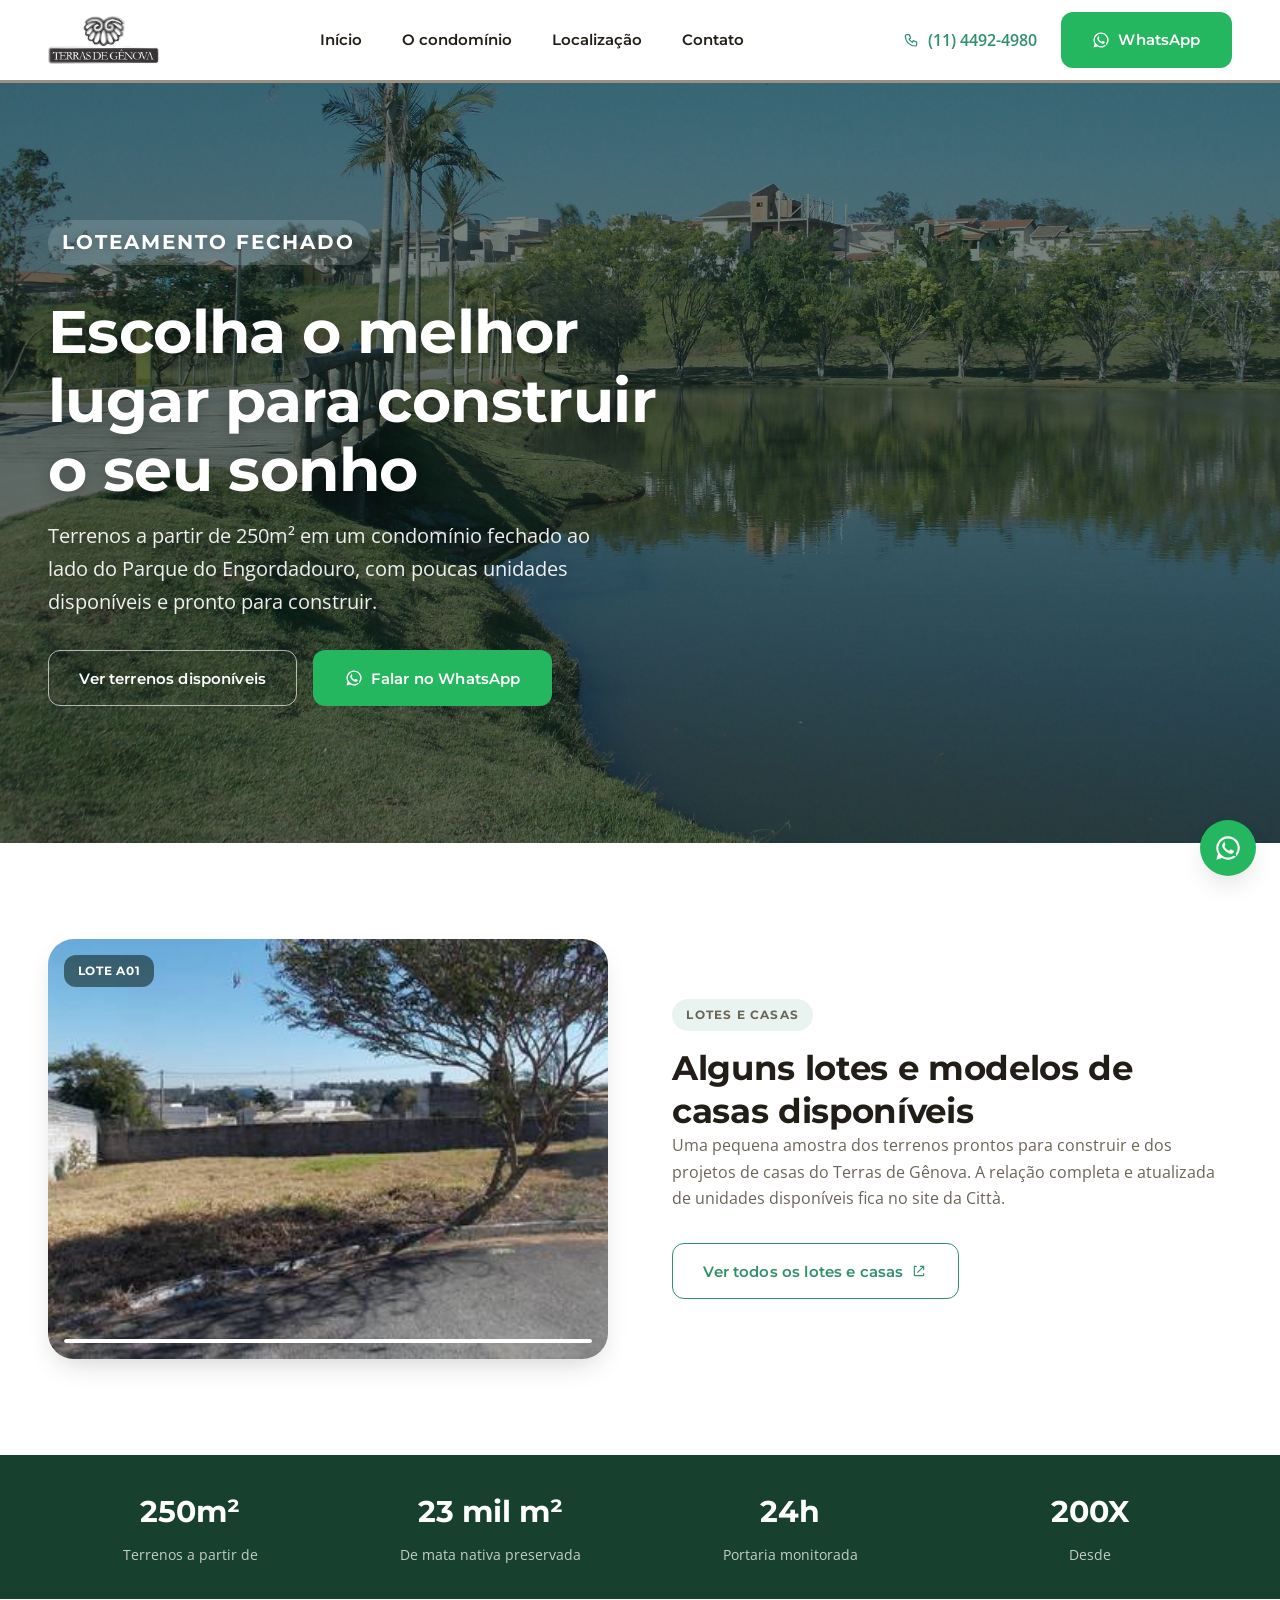
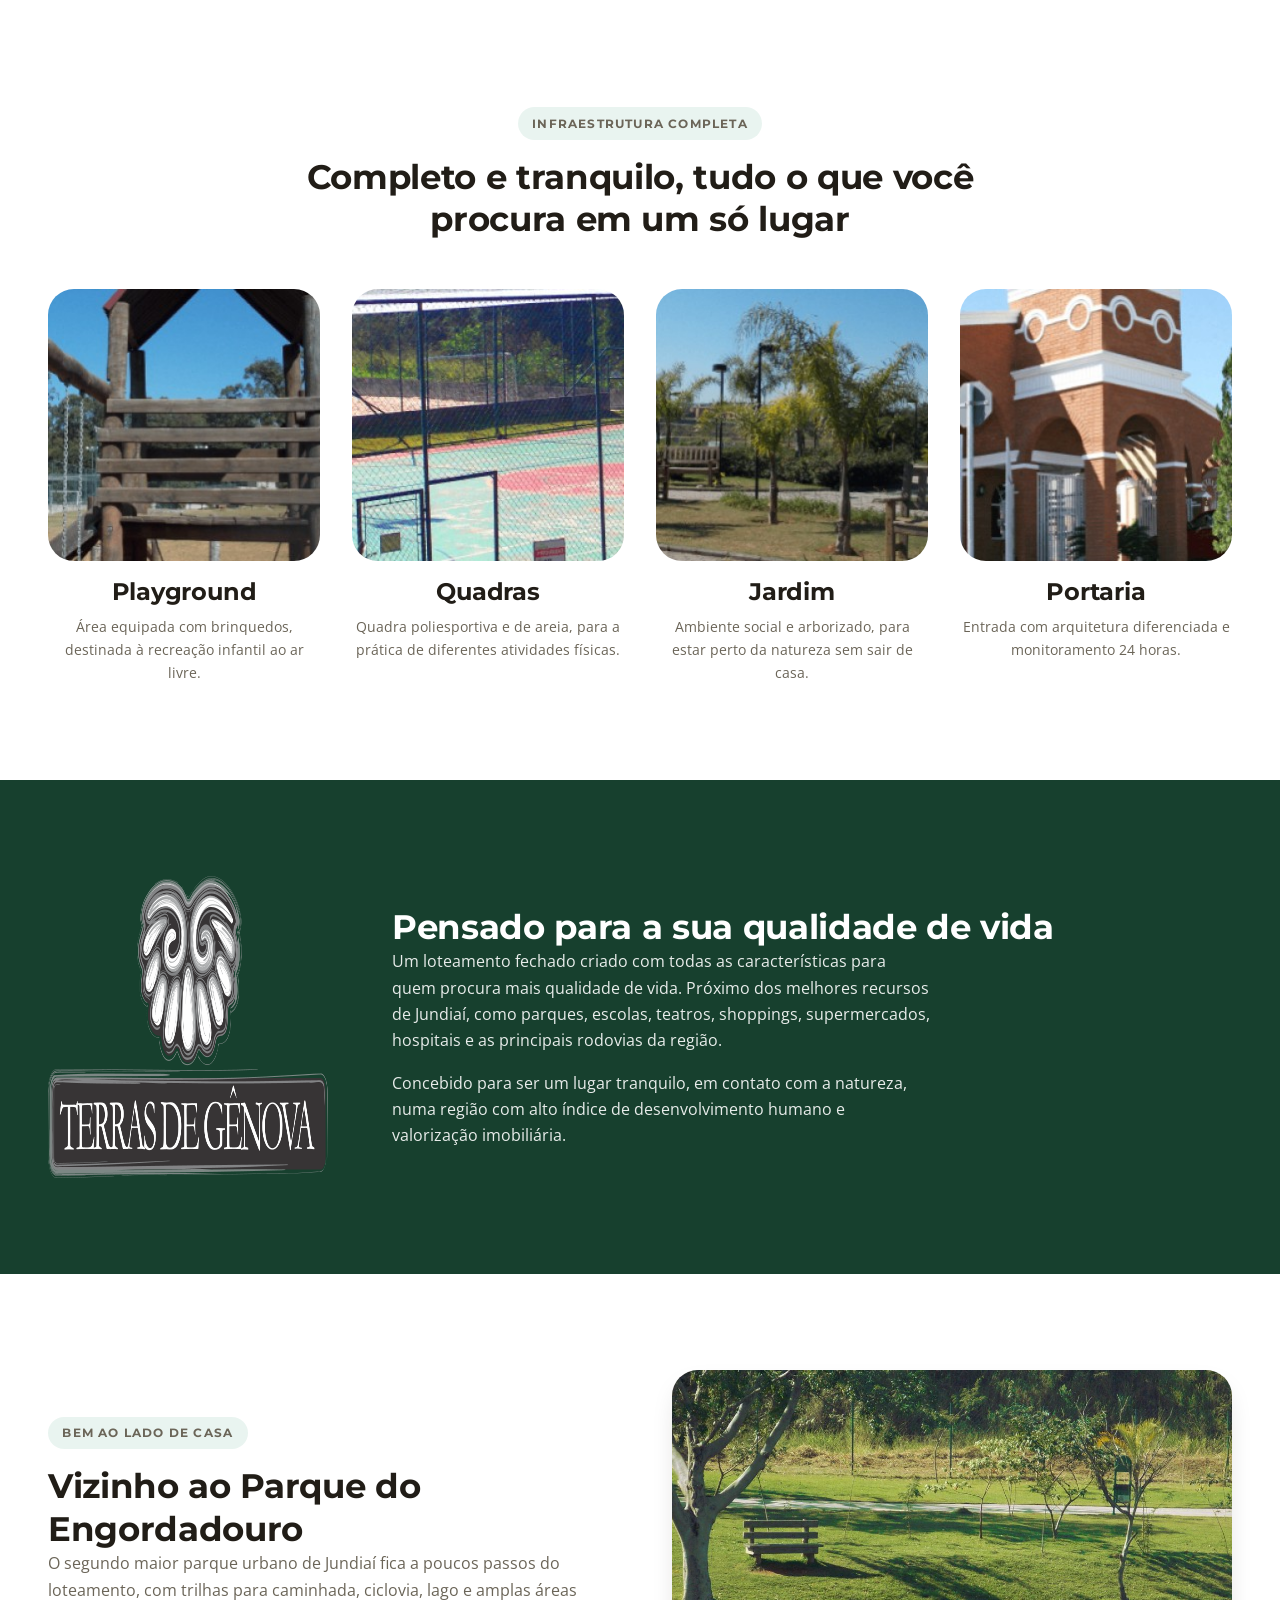
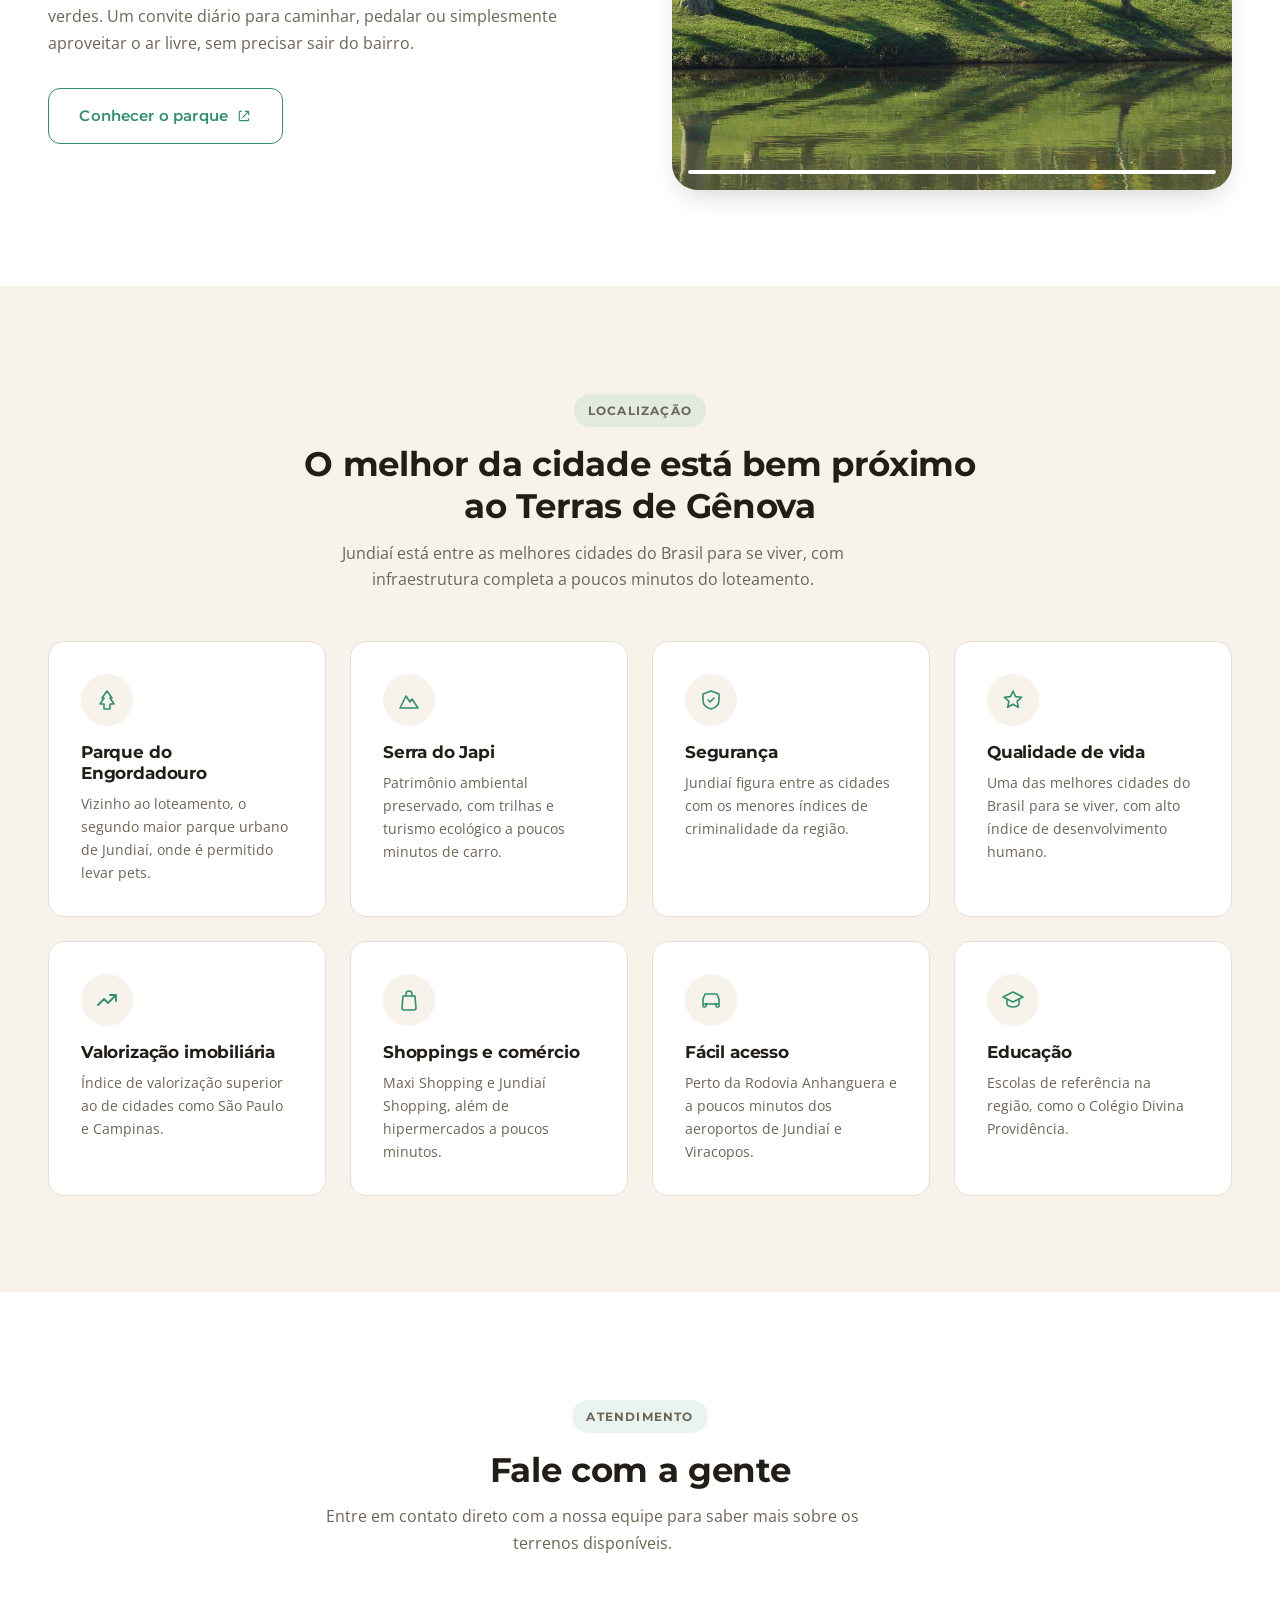
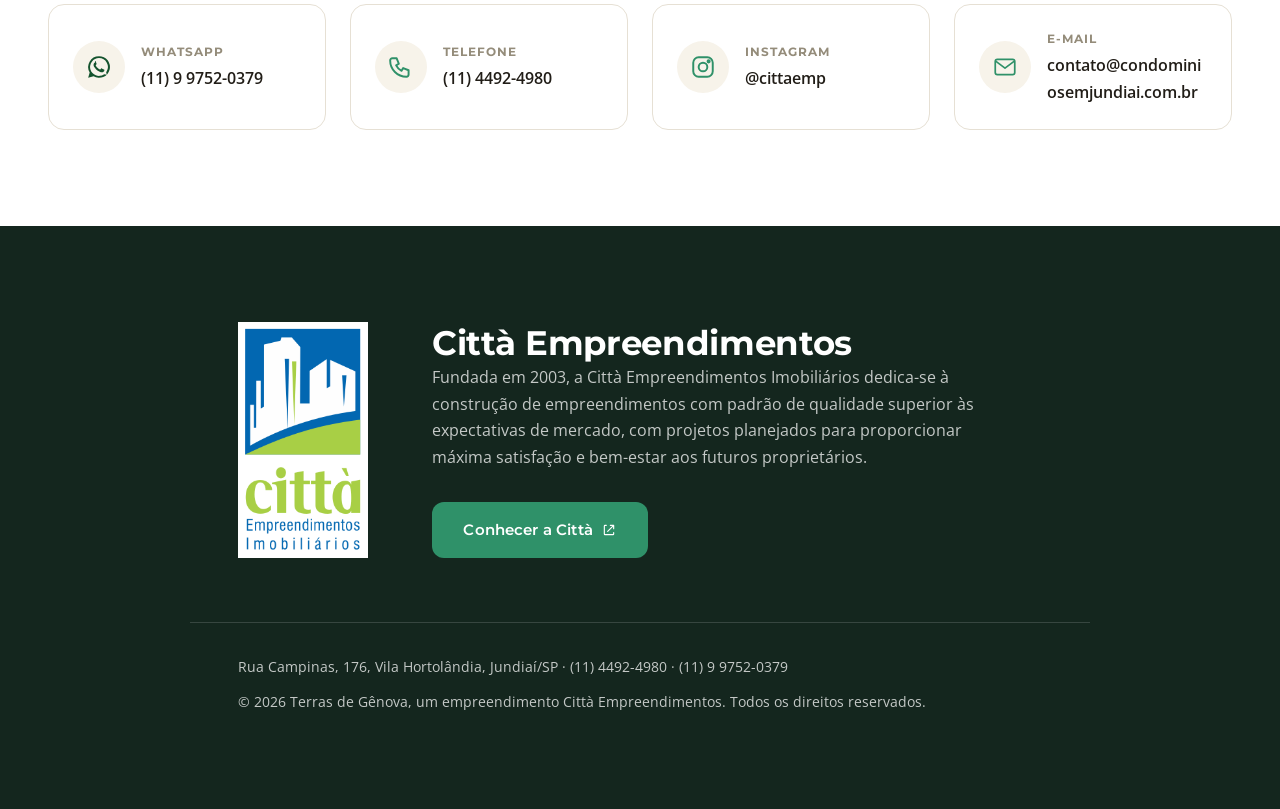
<file: index.html>
<!DOCTYPE html>
<html lang="pt-BR">
<head>
<meta charset="UTF-8">
<meta name="viewport" content="width=device-width, initial-scale=1.0">
<title>Terras de Gênova | Loteamento Fechado em Jundiaí/SP</title>
<meta name="description" content="Terras de Gênova: loteamento fechado em Jundiaí/SP, com terrenos a partir de 250m², ao lado do Parque do Engordadouro. Empreendimento Città Empreendimentos Imobiliários.">
<link rel="canonical" href="https://www.terrasdegenova.com.br/">
<meta property="og:type" content="website">
<meta property="og:title" content="Terras de Gênova | Loteamento Fechado em Jundiaí/SP">
<meta property="og:description" content="Terrenos a partir de 250m² em loteamento fechado ao lado do Parque do Engordadouro, em Jundiaí/SP.">
<meta property="og:url" content="https://www.terrasdegenova.com.br/">
<meta property="og:image" content="https://www.terrasdegenova.com.br/img/hero-parque.jpg">
<meta property="og:locale" content="pt_BR">
<meta property="og:site_name" content="Terras de Gênova">
<meta name="twitter:card" content="summary_large_image">
<meta name="theme-color" content="#03538f">
<link rel="icon" href="/img/favicon-32.png" type="image/png" sizes="32x32">
<link rel="apple-touch-icon" href="/img/favicon-180.png">
<link rel="preload" as="image" href="/img/hero-parque.jpg" imagesrcset="/img/hero-parque-mobile.jpg 960w, /img/hero-parque.jpg 1920w" imagesizes="100vw" fetchpriority="high">
<link rel="preconnect" href="https://fonts.googleapis.com">
<link rel="preconnect" href="https://fonts.gstatic.com" crossorigin>
<link href="https://fonts.googleapis.com/css2?family=Montserrat:wght@600;700;800&family=Open+Sans:wght@400;600;700&display=swap" rel="stylesheet">
<link rel="stylesheet" href="/css/tokens.css">
<link rel="stylesheet" href="/css/reset.css">
<link rel="stylesheet" href="/css/style.css">
<script type="application/ld+json">
{"@context":"https://schema.org","@type":"RealEstateAgent","name":"Terras de Gênova","url":"https://www.terrasdegenova.com.br/","telephone":"+55-11-4492-4980","parentOrganization":{"@type":"Organization","name":"Città Empreendimentos Imobiliários","url":"https://condominiosemjundiai.com.br/"},"address":{"@type":"PostalAddress","streetAddress":"Rua Campinas, 176, Vila Hortolândia","addressLocality":"Jundiaí","addressRegion":"SP","addressCountry":"BR"}}
</script>
</head>
<body>
<a class="skip-link" href="#main">Pular para o conteúdo</a>

<header class="site-header" id="site-header">
  <div class="container site-header__inner">
    <a href="#topo" class="site-header__logo" aria-label="Terras de Gênova, página inicial">
      <img src="/img/logo.png" alt="Terras de Gênova" width="700" height="302">
    </a>

    <nav class="main-nav" aria-label="Navegação principal">
      <ul class="main-nav__list">
        <li><a href="#topo">Início</a></li>
        <li><a href="#condominio">O condomínio</a></li>
        <li><a href="#localizacao">Localização</a></li>
        <li><a href="#contato">Contato</a></li>
      </ul>
    </nav>

    <div class="site-header__actions">
      <a href="tel:01144924980" class="site-header__phone">
        <svg class="icon" width="16" height="16" aria-hidden="true"><use href="/img/icons.svg#phone"></use></svg>
        (11) 4492-4980
      </a>
      <a href="https://wa.me/5511997520379" class="btn btn--whatsapp site-header__whatsapp" target="_blank" rel="noopener noreferrer" aria-label="Falar no WhatsApp">
        <svg class="icon" width="18" height="18" aria-hidden="true"><use href="/img/icons.svg#whatsapp"></use></svg>
        <span class="site-header__whatsapp-label">WhatsApp</span>
      </a>
      <button type="button" class="nav-toggle" data-menu-open aria-label="Abrir menu" aria-expanded="false">
        <svg class="icon" aria-hidden="true"><use href="/img/icons.svg#menu"></use></svg>
      </button>
    </div>
  </div>
</header>

<div class="mobile-menu-backdrop" data-menu-backdrop></div>
<div class="mobile-menu" data-mobile-menu>
  <div class="mobile-menu__top">
    <img src="/img/logo.png" alt="Terras de Gênova" width="140" height="60">
    <button type="button" class="mobile-menu__close" data-menu-close aria-label="Fechar menu">
      <svg class="icon" aria-hidden="true"><use href="/img/icons.svg#close"></use></svg>
    </button>
  </div>
  <ul class="mobile-menu__list" data-menu-close>
    <li><a href="#topo">Início</a></li>
    <li><a href="#condominio">O condomínio</a></li>
    <li><a href="#localizacao">Localização</a></li>
    <li><a href="#contato">Contato</a></li>
  </ul>
  <div class="mobile-menu__actions">
    <a href="tel:01144924980" class="mobile-menu__phone">
      <svg class="icon" width="18" height="18" aria-hidden="true"><use href="/img/icons.svg#phone"></use></svg>
      (11) 4492-4980
    </a>
    <a href="https://wa.me/5511997520379" class="btn btn--whatsapp" target="_blank" rel="noopener noreferrer">
      <svg class="icon" width="18" height="18" aria-hidden="true"><use href="/img/icons.svg#whatsapp"></use></svg>
      Falar no WhatsApp
    </a>
  </div>
</div>

<main id="main">

  <section class="hero" id="topo">
    <div class="hero__media">
      <img src="/img/hero-parque.jpg" srcset="/img/hero-parque-mobile.jpg 960w, /img/hero-parque.jpg 1920w" sizes="100vw" alt="Lago do Parque do Engordadouro, ao lado do loteamento Terras de Gênova, em Jundiaí/SP" width="1920" height="1080" fetchpriority="high">
      <div class="hero__scrim"></div>
    </div>
    <div class="container">
      <div class="hero__content">
        <p class="section__eyebrow">Loteamento fechado</p>
        <h1>Escolha o melhor lugar para construir o seu sonho</h1>
        <p>Terrenos a partir de 250m² em um condomínio fechado ao lado do Parque do Engordadouro, com poucas unidades disponíveis e pronto para construir.</p>
        <div class="hero__actions">
          <a class="btn btn--ghost-light" href="https://condominiosemjundiai.com.br/lotes/" target="_blank" rel="noopener noreferrer">Ver terrenos disponíveis</a>
          <a class="btn btn--whatsapp" href="https://wa.me/5511997520379" target="_blank" rel="noopener noreferrer">
            <svg class="icon" width="18" height="18" aria-hidden="true"><use href="/img/icons.svg#whatsapp"></use></svg>
            Falar no WhatsApp
          </a>
        </div>
      </div>
    </div>
  </section>

  <section class="section" id="disponiveis">
    <div class="container showcase__inner">
      <div class="showcase__text" data-reveal>
        <p class="section__eyebrow">Lotes e casas</p>
        <h2>Alguns lotes e modelos de casas disponíveis</h2>
        <p>Uma pequena amostra dos terrenos prontos para construir e dos projetos de casas do Terras de Gênova. A relação completa e atualizada de unidades disponíveis fica no site da Città.</p>
        <div class="showcase__actions">
          <a class="btn btn--outline" href="https://condominiosemjundiai.com.br/" target="_blank" rel="noopener noreferrer">
            Ver todos os lotes e casas
            <svg class="icon" width="16" height="16" aria-hidden="true"><use href="/img/icons.svg#external"></use></svg>
          </a>
        </div>
      </div>
      <div class="carousel" data-carousel data-reveal>
        <div class="carousel__slide is-active">
          <img src="/img/disponiveis/lote-a01.jpg" width="480" height="270" alt="Lote A01 disponível no Terras de Gênova">
          <span class="carousel__caption">Lote A01</span>
        </div>
        <div class="carousel__slide">
          <img src="/img/disponiveis/casa-F08.jpg" width="1024" height="576" alt="Projeto de casa do Lote 08, Quadra F, no Terras de Gênova" loading="lazy">
          <span class="carousel__caption">Casa F08</span>
        </div>
        <div class="carousel__slide">
          <img src="/img/disponiveis/lote-g02.jpg" width="480" height="270" alt="Lote G02 disponível no Terras de Gênova" loading="lazy">
          <span class="carousel__caption">Lote G02</span>
        </div>
        <div class="carousel__slide">
          <img src="/img/disponiveis/casa-I03.jpg" width="1280" height="762" alt="Projeto de casa do Lote 03, Quadra I, no Terras de Gênova" loading="lazy">
          <span class="carousel__caption">Casa I03</span>
        </div>
        <div class="carousel__slide">
          <img src="/img/disponiveis/lote-j21.jpg" width="480" height="270" alt="Lote J21 disponível no Terras de Gênova" loading="lazy">
          <span class="carousel__caption">Lote J21</span>
        </div>
        <div class="carousel__progress" data-carousel-progress></div>
      </div>
    </div>
  </section>

  <div class="stat-strip">
    <div class="container stat-strip__inner">
      <div class="stat-strip__item">
        <strong>250m²</strong>
        <span>Terrenos a partir de</span>
      </div>
      <div class="stat-strip__item">
        <strong>23 mil m²</strong>
        <span>De mata nativa preservada</span>
      </div>
      <div class="stat-strip__item">
        <strong>24h</strong>
        <span>Portaria monitorada</span>
      </div>
      <div class="stat-strip__item">
        <strong>200X</strong>
        <span>Desde</span>
      </div>
    </div>
  </div>

  <section class="section" id="condominio">
    <div class="container">
      <div class="section__header section__header--center">
        <p class="section__eyebrow">Infraestrutura completa</p>
        <h2>Completo e tranquilo, tudo o que você procura em um só lugar</h2>
      </div>
      <div class="feature-grid" data-feature-track data-reveal-group>
        <article class="feature-card" data-reveal>
          <div class="feature-card__media">
            <img src="/img/playground.jpg" width="219" height="219" alt="Playground do loteamento Terras de Gênova" loading="lazy">
          </div>
          <h3>Playground</h3>
          <p>Área equipada com brinquedos, destinada à recreação infantil ao ar livre.</p>
        </article>
        <article class="feature-card" data-reveal>
          <div class="feature-card__media">
            <img src="/img/quadras.jpg" width="234" height="234" alt="Quadra poliesportiva do loteamento Terras de Gênova" loading="lazy">
          </div>
          <h3>Quadras</h3>
          <p>Quadra poliesportiva e de areia, para a prática de diferentes atividades físicas.</p>
        </article>
        <article class="feature-card" data-reveal>
          <div class="feature-card__media">
            <img src="/img/jardim.jpg" width="219" height="219" alt="Jardim do loteamento Terras de Gênova" loading="lazy">
          </div>
          <h3>Jardim</h3>
          <p>Ambiente social e arborizado, para estar perto da natureza sem sair de casa.</p>
        </article>
        <article class="feature-card" data-reveal>
          <div class="feature-card__media">
            <img src="/img/portaria.jpg" width="218" height="218" alt="Portaria do loteamento Terras de Gênova" loading="lazy">
          </div>
          <h3>Portaria</h3>
          <p>Entrada com arquitetura diferenciada e monitoramento 24 horas.</p>
        </article>
      </div>
      <div class="feature-carousel__dots" data-feature-dots>
        <button type="button" class="feature-carousel__dot is-active" aria-label="Ver Playground"></button>
        <button type="button" class="feature-carousel__dot" aria-label="Ver Quadras"></button>
        <button type="button" class="feature-carousel__dot" aria-label="Ver Jardim"></button>
        <button type="button" class="feature-carousel__dot" aria-label="Ver Portaria"></button>
      </div>
    </div>
  </section>

  <section class="about-genova" data-reveal>
    <div class="container about-genova__inner">
      <img class="about-genova__emblem" src="/img/logo.png" alt="" width="700" height="302" loading="lazy">
      <div>
        <h2 style="color:#fff">Pensado para a sua qualidade de vida</h2>
        <p>Um loteamento fechado criado com todas as características para quem procura mais qualidade de vida. Próximo dos melhores recursos de Jundiaí, como parques, escolas, teatros, shoppings, supermercados, hospitais e as principais rodovias da região.</p>
        <p>Concebido para ser um lugar tranquilo, em contato com a natureza, numa região com alto índice de desenvolvimento humano e valorização imobiliária.</p>
      </div>
    </div>
  </section>

  <section class="section">
    <div class="container park-section__inner">
      <div class="park-section__text" data-reveal>
        <p class="section__eyebrow">Bem ao lado de casa</p>
        <h2>Vizinho ao Parque do Engordadouro</h2>
        <p>O segundo maior parque urbano de Jundiaí fica a poucos passos do loteamento, com trilhas para caminhada, ciclovia, lago e amplas áreas verdes. Um convite diário para caminhar, pedalar ou simplesmente aproveitar o ar livre, sem precisar sair do bairro.</p>
        <div class="park-section__actions">
          <a class="btn btn--outline" href="https://turismo.jundiai.sp.gov.br/atrativo/parque-do-engordadouro/" target="_blank" rel="noopener noreferrer">
            Conhecer o parque
            <svg class="icon" width="16" height="16" aria-hidden="true"><use href="/img/icons.svg#external"></use></svg>
          </a>
        </div>
      </div>
      <div class="carousel" data-carousel data-reveal>
        <div class="carousel__slide is-active">
          <img src="/img/parque-1.jpg" width="1400" height="788" alt="Banco à beira do lago no Parque do Engordadouro">
        </div>
        <div class="carousel__slide">
          <img src="/img/parque-2.jpg" width="1400" height="788" alt="Trilha arborizada no Parque do Engordadouro" loading="lazy">
        </div>
        <div class="carousel__slide">
          <img src="/img/parque-3.jpg" width="1400" height="788" alt="Lago do Parque do Engordadouro" loading="lazy">
        </div>
        <div class="carousel__slide">
          <img src="/img/parque-4.jpg" width="1400" height="788" alt="Margem arborizada do lago no Parque do Engordadouro" loading="lazy">
        </div>
        <div class="carousel__slide">
          <img src="/img/parque-5.jpg" width="1400" height="788" alt="Playground público do Parque do Engordadouro" loading="lazy">
        </div>
        <div class="carousel__progress" data-carousel-progress></div>
      </div>
    </div>
  </section>

  <section class="section section--alt" id="localizacao">
    <div class="container">
      <div class="section__header section__header--center">
        <p class="section__eyebrow">Localização</p>
        <h2>O melhor da cidade está bem próximo ao Terras de Gênova</h2>
        <p>Jundiaí está entre as melhores cidades do Brasil para se viver, com infraestrutura completa a poucos minutos do loteamento.</p>
      </div>
      <div class="highlight-grid" data-reveal-group>
        <article class="highlight-card" data-reveal>
          <div class="highlight-card__icon"><svg class="icon" aria-hidden="true"><use href="/img/icons.svg#tree"></use></svg></div>
          <h3>Parque do Engordadouro</h3>
          <p>Vizinho ao loteamento, o segundo maior parque urbano de Jundiaí, onde é permitido levar pets.</p>
        </article>
        <article class="highlight-card" data-reveal>
          <div class="highlight-card__icon"><svg class="icon" aria-hidden="true"><use href="/img/icons.svg#mountain"></use></svg></div>
          <h3>Serra do Japi</h3>
          <p>Patrimônio ambiental preservado, com trilhas e turismo ecológico a poucos minutos de carro.</p>
        </article>
        <article class="highlight-card" data-reveal>
          <div class="highlight-card__icon"><svg class="icon" aria-hidden="true"><use href="/img/icons.svg#shield"></use></svg></div>
          <h3>Segurança</h3>
          <p>Jundiaí figura entre as cidades com os menores índices de criminalidade da região.</p>
        </article>
        <article class="highlight-card" data-reveal>
          <div class="highlight-card__icon"><svg class="icon" aria-hidden="true"><use href="/img/icons.svg#star"></use></svg></div>
          <h3>Qualidade de vida</h3>
          <p>Uma das melhores cidades do Brasil para se viver, com alto índice de desenvolvimento humano.</p>
        </article>
        <article class="highlight-card" data-reveal>
          <div class="highlight-card__icon"><svg class="icon" aria-hidden="true"><use href="/img/icons.svg#trending-up"></use></svg></div>
          <h3>Valorização imobiliária</h3>
          <p>Índice de valorização superior ao de cidades como São Paulo e Campinas.</p>
        </article>
        <article class="highlight-card" data-reveal>
          <div class="highlight-card__icon"><svg class="icon" aria-hidden="true"><use href="/img/icons.svg#shopping-bag"></use></svg></div>
          <h3>Shoppings e comércio</h3>
          <p>Maxi Shopping e Jundiaí Shopping, além de hipermercados a poucos minutos.</p>
        </article>
        <article class="highlight-card" data-reveal>
          <div class="highlight-card__icon"><svg class="icon" aria-hidden="true"><use href="/img/icons.svg#car"></use></svg></div>
          <h3>Fácil acesso</h3>
          <p>Perto da Rodovia Anhanguera e a poucos minutos dos aeroportos de Jundiaí e Viracopos.</p>
        </article>
        <article class="highlight-card" data-reveal>
          <div class="highlight-card__icon"><svg class="icon" aria-hidden="true"><use href="/img/icons.svg#graduation-cap"></use></svg></div>
          <h3>Educação</h3>
          <p>Escolas de referência na região, como o Colégio Divina Providência.</p>
        </article>
      </div>
    </div>
  </section>

  <section class="section" id="contato">
    <div class="container">
      <div class="section__header section__header--center">
        <p class="section__eyebrow">Atendimento</p>
        <h2>Fale com a gente</h2>
        <p>Entre em contato direto com a nossa equipe para saber mais sobre os terrenos disponíveis.</p>
      </div>
      <div class="channel-grid" data-reveal-group>
        <a class="channel-card" href="https://wa.me/5511997520379" target="_blank" rel="noopener noreferrer" data-reveal>
          <span class="channel-card__icon channel-card__icon--whatsapp"><svg class="icon" width="26" height="26" aria-hidden="true"><use href="/img/icons.svg#whatsapp"></use></svg></span>
          <span class="channel-card__body">
            <span class="channel-card__label">WhatsApp</span>
            <span class="channel-card__value">(11) 9 9752-0379</span>
          </span>
        </a>
        <a class="channel-card" href="tel:01144924980" data-reveal>
          <span class="channel-card__icon"><svg class="icon" width="26" height="26" aria-hidden="true"><use href="/img/icons.svg#phone"></use></svg></span>
          <span class="channel-card__body">
            <span class="channel-card__label">Telefone</span>
            <span class="channel-card__value">(11) 4492-4980</span>
          </span>
        </a>
        <a class="channel-card" href="https://www.instagram.com/cittaemp/" target="_blank" rel="noopener noreferrer" data-reveal>
          <span class="channel-card__icon"><svg class="icon" width="26" height="26" aria-hidden="true"><use href="/img/icons.svg#instagram"></use></svg></span>
          <span class="channel-card__body">
            <span class="channel-card__label">Instagram</span>
            <span class="channel-card__value">@cittaemp</span>
          </span>
        </a>
        <a class="channel-card" href="mailto:contato@condominiosemjundiai.com.br" data-reveal>
          <span class="channel-card__icon"><svg class="icon" width="26" height="26" aria-hidden="true"><use href="/img/icons.svg#mail"></use></svg></span>
          <span class="channel-card__body">
            <span class="channel-card__label">E-mail</span>
            <span class="channel-card__value">contato@condominiosemjundiai.com.br</span>
          </span>
        </a>
      </div>
    </div>
  </section>

</main>

<section class="footer-about section" data-reveal>
  <div class="container footer-about__inner">
    <img class="footer-about__logo" src="/img/citta-logo.png" alt="Città Empreendimentos Imobiliários" width="200" height="363">
    <div class="footer-about__content">
      <h2>Città Empreendimentos</h2>
      <p>Fundada em 2003, a Città Empreendimentos Imobiliários dedica-se à construção de empreendimentos com padrão de qualidade superior às expectativas de mercado, com projetos planejados para proporcionar máxima satisfação e bem-estar aos futuros proprietários.</p>
      <a class="btn btn--primary" href="https://condominiosemjundiai.com.br/" target="_blank" rel="noopener noreferrer">
        Conhecer a Città
        <svg class="icon" width="16" height="16" aria-hidden="true"><use href="/img/icons.svg#external"></use></svg>
      </a>
    </div>
  </div>
  <div class="container footer-about__meta">
    <span>Rua Campinas, 176, Vila Hortolândia, Jundiaí/SP · (11) 4492-4980 · (11) 9 9752-0379</span>
    <span>© <span data-year>2026</span> Terras de Gênova, um empreendimento Città Empreendimentos. Todos os direitos reservados.</span>
  </div>
</section>

<a class="whatsapp-float" href="https://wa.me/5511997520379" target="_blank" rel="noopener noreferrer" aria-label="Falar no WhatsApp">
  <svg class="icon" aria-hidden="true"><use href="/img/icons.svg#whatsapp"></use></svg>
</a>

<script src="/js/main.js" defer></script>
</body>
</html>
</file>
<file: css/tokens.css>
/*
  Identidade visual própria do Terras de Gênova. Empreendimento da Città,
  mas com paleta e estilo distintos do site institucional da Città — verde
  natural (o parque vizinho) e cinza neutro de destaque, em vez do azul
  corporativo. Cantos mais arredondados e elementos mais suaves,
  propositalmente menos "corporativo clean".
*/

:root {
  /* Verde principal - identidade do Terras de Gênova */
  --color-primary: #2f9169;
  --color-primary-hover: #257552;
  --color-primary-ink: #17402e;

  /* Cinza neutro - cor de destaque/CTA secundário */
  --color-accent: #9a9384;
  --color-accent-hover: #857f6f;
  --color-accent-ink: #3a362c;

  /* Verde do WhatsApp com tom proprio, ligeiramente mais vivo que o verde
     principal, para o botao continuar reconhecivel como WhatsApp */
  --color-whatsapp: #25b660;
  --color-whatsapp-hover: #1f9750;
  --color-whatsapp-ink: #14532e;

  --color-ink: #211d17;
  --color-body: #4a4539;
  --color-muted: #6b6558;
  --color-subtle: #948c7a;
  --color-border: #e6e0d4;
  --color-border-strong: #d2c9b5;
  --color-surface: #ffffff;
  --color-surface-alt: #f7f3ea;
  --color-surface-dark: #14261e;

  --font-heading: 'Montserrat', 'Segoe UI', Arial, sans-serif;
  --font-body: 'Open Sans', 'Segoe UI', Arial, sans-serif;

  --fs-hero: clamp(2.25rem, 1.4rem + 3.5vw, 3.75rem);
  --fs-h1: clamp(1.875rem, 1.4rem + 1.8vw, 2.75rem);
  --fs-h2: clamp(1.5rem, 1.2rem + 1.2vw, 2.125rem);
  --fs-h3: clamp(1.2rem, 1.05rem + 0.6vw, 1.5rem);
  --fs-lead: clamp(1.05rem, 1rem + 0.3vw, 1.25rem);
  --fs-body: 1rem;
  --fs-small: 0.875rem;
  --fs-micro: 0.75rem;

  --lh-tight: 1.15;
  --lh-heading: 1.25;
  --lh-body: 1.65;

  --space-1: 0.25rem;
  --space-2: 0.5rem;
  --space-3: 0.75rem;
  --space-4: 1rem;
  --space-5: 1.5rem;
  --space-6: 2rem;
  --space-8: 3rem;
  --space-10: 4rem;
  --space-12: 6rem;
  --space-16: 8rem;

  --container-max: 1280px;
  --container-pad: clamp(1.25rem, 4vw, 3rem);

  /* Escala de raio bem mais arredondada que o site institucional da Città
     (que usa 2-8px de propósito) - aqui é parte da identidade própria */
  --radius-sm: 10px;
  --radius-md: 16px;
  --radius-lg: 26px;
  --radius-full: 999px;

  /* Raio dos botões: nem em pílula (radius-full), nem reto - um meio-termo
     elegante, suave o bastante sem parecer bolha nem cortado */
  --radius-btn: 12px;

  --shadow-sm: 0 2px 6px rgba(33, 29, 23, 0.08);
  --shadow-md: 0 12px 28px -10px rgba(33, 29, 23, 0.22);
  --shadow-lg: 0 24px 52px -16px rgba(33, 29, 23, 0.28);

  --ease-standard: cubic-bezier(0.4, 0, 0.2, 1);
  --dur-fast: 150ms;
  --dur-base: 280ms;
  --dur-slow: 450ms;
}
</file>
<file: css/style.css>
/* ==========================================================================
   Base
   ========================================================================== */
html {
  scroll-behavior: smooth;
}

@media (prefers-reduced-motion: reduce) {
  html {
    scroll-behavior: auto;
  }
}

body {
  font-family: var(--font-body);
  font-size: var(--fs-body);
  line-height: var(--lh-body);
  color: var(--color-body);
  background: var(--color-surface);
  overflow-x: hidden;
}

h1,
h2,
h3,
h4 {
  font-family: var(--font-heading);
  font-weight: 700;
  line-height: var(--lh-heading);
  color: var(--color-ink);
  letter-spacing: -0.01em;
}

h1 {
  font-size: var(--fs-h1);
  line-height: var(--lh-tight);
}
h2 {
  font-size: var(--fs-h2);
}
h3 {
  font-size: var(--fs-h3);
}

p {
  max-width: 65ch;
}

p + p {
  margin-top: var(--space-4);
}

strong {
  font-weight: 700;
  color: var(--color-ink);
}

:focus-visible {
  outline: 2px solid var(--color-primary);
  outline-offset: 3px;
  border-radius: var(--radius-sm);
}

::selection {
  background: var(--color-accent);
  color: #fff;
}

.icon {
  display: inline-block;
  vertical-align: middle;
  flex-shrink: 0;
}

.container {
  width: 100%;
  max-width: var(--container-max);
  margin-inline: auto;
  padding-inline: var(--container-pad);
}

.section {
  padding-block: var(--space-12);
}

.section--alt {
  background: var(--color-surface-alt);
}

.section__header {
  max-width: 680px;
  margin-bottom: var(--space-8);
}

.section__header--center {
  margin-inline: auto;
  text-align: center;
}

.section__eyebrow {
  display: inline-flex;
  align-items: center;
  font-family: var(--font-heading);
  font-size: var(--fs-micro);
  font-weight: 700;
  letter-spacing: 0.1em;
  text-transform: uppercase;
  color: var(--color-primary);
  background: color-mix(in srgb, var(--color-primary) 10%, transparent);
  padding: 0.4rem 0.9rem;
  border-radius: var(--radius-full);
  margin-bottom: var(--space-4);
}

.section__header p {
  margin-top: var(--space-3);
  color: var(--color-muted);
}

.visually-hidden {
  position: absolute;
  width: 1px;
  height: 1px;
  padding: 0;
  margin: -1px;
  overflow: hidden;
  clip: rect(0, 0, 0, 0);
  white-space: nowrap;
  border: 0;
}

.skip-link {
  position: absolute;
  left: var(--space-4);
  top: -100%;
  z-index: 100;
  background: var(--color-ink);
  color: #fff;
  padding: var(--space-3) var(--space-5);
  border-radius: var(--radius-sm);
  transition: top var(--dur-fast) var(--ease-standard);
}

.skip-link:focus {
  top: var(--space-4);
}

/* ==========================================================================
   Botoes - cantos suavizados, nem em pilula nem retos (o site da Citta usa
   cantos quase retos, de proposito - aqui um meio-termo mais elegante)
   ========================================================================== */
.btn {
  display: inline-flex;
  align-items: center;
  justify-content: center;
  gap: var(--space-2);
  padding: 0.9rem 1.9rem;
  font-family: var(--font-heading);
  font-weight: 600;
  font-size: 0.95rem;
  letter-spacing: 0.01em;
  border-radius: var(--radius-btn);
  border: 1.5px solid transparent;
  transition: background var(--dur-fast) var(--ease-standard), color var(--dur-fast), border-color var(--dur-fast), transform var(--dur-fast);
  min-height: 44px;
  cursor: pointer;
}

.btn:hover {
  transform: translateY(-2px);
}

.btn:active {
  transform: translateY(1px);
}

.btn--primary {
  background: var(--color-primary);
  color: #fff;
}
.btn--primary:hover {
  background: var(--color-primary-hover);
  box-shadow: var(--shadow-sm);
}

.btn--outline {
  border-color: var(--color-primary);
  color: var(--color-primary);
}
.btn--outline:hover {
  background: var(--color-primary);
  color: #fff;
  box-shadow: var(--shadow-sm);
}

.btn--ghost-light {
  border-color: rgba(255, 255, 255, 0.65);
  color: #fff;
}
.btn--ghost-light:hover {
  background: #fff;
  color: var(--color-primary-ink);
}

.btn--whatsapp {
  background: var(--color-whatsapp);
  color: #fff;
}
.btn--whatsapp:hover {
  background: var(--color-whatsapp-hover);
  box-shadow: var(--shadow-sm);
}

/* ==========================================================================
   Header
   ========================================================================== */
.site-header {
  position: sticky;
  top: 0;
  z-index: 50;
  background: rgba(255, 255, 255, 0.96);
  backdrop-filter: blur(8px);
  border-bottom: 3px solid var(--color-accent);
}

.site-header__inner {
  display: flex;
  align-items: center;
  justify-content: space-between;
  gap: var(--space-4);
  padding-block: var(--space-3);
}

.site-header__logo {
  display: flex;
  align-items: center;
}

.site-header__logo img {
  height: 48px;
  width: auto;
}

.main-nav__list {
  display: flex;
  align-items: center;
  gap: var(--space-2);
  font-family: var(--font-heading);
  font-weight: 600;
  font-size: 0.95rem;
}

.main-nav__list a {
  display: inline-block;
  padding: 0.5rem 1rem;
  border-radius: var(--radius-full);
  color: var(--color-ink);
  transition: color var(--dur-fast) var(--ease-standard), background var(--dur-fast) var(--ease-standard);
}

.main-nav__list a:hover {
  color: var(--color-primary);
  background: var(--color-surface-alt);
}

.site-header__actions {
  display: flex;
  align-items: center;
  gap: var(--space-5);
}

.site-header__phone {
  display: flex;
  align-items: center;
  gap: var(--space-2);
  font-weight: 600;
  color: var(--color-primary);
  white-space: nowrap;
}

.nav-toggle {
  display: none;
  align-items: center;
  justify-content: center;
  min-width: 44px;
  min-height: 44px;
}

.nav-toggle .icon {
  width: 26px;
  height: 26px;
}

@media (max-width: 900px) {
  .main-nav {
    display: none;
  }
  .site-header__phone {
    display: none;
  }
  .nav-toggle {
    display: inline-flex;
  }
  /* Sem espaco para o botao de WhatsApp por extenso ao lado da logo e do
     menu - vira um icone circular, do tamanho de um alvo de toque (44px) */
  .site-header__whatsapp {
    width: 44px;
    height: 44px;
    padding: 0;
    border-radius: 50%;
  }
  .site-header__whatsapp-label {
    display: none;
  }
}

/* Fundo escurecido atras do painel - cobre a tela toda, indica que o
   resto da pagina esta inativo, e fecha o menu se tocado */
.mobile-menu-backdrop {
  position: fixed;
  inset: 0;
  z-index: 59;
  background: rgba(10, 30, 22, 0.45);
  opacity: 0;
  pointer-events: none;
  transition: opacity var(--dur-base) var(--ease-standard);
}

.mobile-menu-backdrop.is-open {
  opacity: 1;
  pointer-events: auto;
}

/* Painel do menu: desce do topo cobrindo so ate metade da tela (em vez de
   tela cheia), com cantos arredondados embaixo pra parecer uma "gaveta" */
.mobile-menu {
  position: fixed;
  top: 0;
  left: 0;
  right: 0;
  z-index: 60;
  max-height: 50svh;
  background: #fff;
  padding: var(--space-5);
  border-radius: 0 0 var(--radius-lg) var(--radius-lg);
  box-shadow: var(--shadow-lg);
  overflow-y: auto;
  text-align: center;
  opacity: 0;
  transform: translateY(-12px);
  pointer-events: none;
  transition: opacity var(--dur-base) var(--ease-standard), transform var(--dur-base) var(--ease-standard);
}

.mobile-menu.is-open {
  opacity: 1;
  transform: none;
  pointer-events: auto;
}

.mobile-menu__top {
  display: flex;
  align-items: center;
  justify-content: space-between;
  margin-bottom: var(--space-6);
}

.mobile-menu__top img {
  height: 40px;
  width: auto;
}

/* Alvo de toque de 44px mesmo com o icone visualmente menor (26px) -
   antes so o icone era clicavel, bem mais dificil de acertar que o
   botao de abrir o menu (.nav-toggle) */
.mobile-menu__close {
  display: inline-flex;
  align-items: center;
  justify-content: center;
  min-width: 44px;
  min-height: 44px;
}

.mobile-menu__close .icon {
  width: 26px;
  height: 26px;
}

.mobile-menu__list {
  display: flex;
  flex-direction: column;
  gap: var(--space-5);
  font-family: var(--font-heading);
  font-weight: 700;
  font-size: 1.2rem;
  margin-bottom: var(--space-6);
}

.mobile-menu__actions {
  display: flex;
  flex-direction: column;
  gap: var(--space-4);
}

.mobile-menu__phone {
  display: flex;
  align-items: center;
  gap: var(--space-2);
  font-weight: 600;
  color: var(--color-primary);
  justify-content: center;
}

/* ==========================================================================
   Hero
   ========================================================================== */
.hero {
  position: relative;
  min-height: min(88svh, 760px);
  display: flex;
  align-items: center;
  overflow: hidden;
  color: #fff;
}

.hero__media {
  position: absolute;
  inset: 0;
  z-index: -1;
}

.hero__media img {
  width: 100%;
  height: 100%;
  object-fit: cover;
  object-position: center 55%;
}

.hero__scrim {
  position: absolute;
  inset: 0;
  background: rgba(10, 30, 22, 0.55);
}

/* Wrapper separado do .container: o .container centraliza a si mesmo, e se
   o max-width abaixo estivesse direto nele, o texto ficaria centralizado
   no meio da secao em vez de encostado a esquerda. */
.hero__content {
  position: relative;
  padding-block: var(--space-12);
  max-width: 620px;
}

.hero__content .section__eyebrow {
  color: #fff;
  background: rgba(255, 255, 255, 0.14);
}

.hero__content h1 {
  color: #fff;
  font-size: var(--fs-hero);
  margin-block: var(--space-4);
  text-shadow: 0 2px 16px rgba(0, 0, 0, 0.25);
}

.hero__content > p {
  font-size: var(--fs-lead);
  color: rgba(255, 255, 255, 0.92);
  max-width: 50ch;
  text-shadow: 0 1px 10px rgba(0, 0, 0, 0.2);
}

.hero__actions {
  display: flex;
  flex-wrap: wrap;
  gap: var(--space-4);
  margin-top: var(--space-6);
}

/* Tarja de numeros rapidos, logo abaixo da hero */
.stat-strip {
  background: var(--color-primary-ink);
  color: #fff;
}

.stat-strip__inner {
  display: grid;
  grid-template-columns: repeat(4, 1fr);
  gap: var(--space-4);
  padding-block: var(--space-6);
  text-align: center;
}

.stat-strip__item strong {
  display: block;
  font-family: var(--font-heading);
  font-size: clamp(1.4rem, 1.1rem + 1vw, 2rem);
  color: #fff;
  margin-bottom: var(--space-1);
}

.stat-strip__item span {
  font-size: var(--fs-small);
  color: rgba(255, 255, 255, 0.75);
}

@media (max-width: 720px) {
  .stat-strip__inner {
    grid-template-columns: repeat(2, 1fr);
    gap: var(--space-6);
  }
}

/* ==========================================================================
   Cards de infraestrutura ("Completo e tranquilo")
   ========================================================================== */
.feature-grid {
  display: grid;
  grid-template-columns: repeat(auto-fit, minmax(220px, 1fr));
  gap: var(--space-6);
}

.feature-card {
  text-align: center;
}

.feature-card__media {
  position: relative;
  aspect-ratio: 1 / 1;
  border-radius: var(--radius-lg);
  overflow: hidden;
  margin-bottom: var(--space-4);
  background: var(--color-surface-alt);
}

.feature-card__media img {
  width: 100%;
  height: 100%;
  object-fit: cover;
  transition: transform var(--dur-slow) var(--ease-standard);
}

.feature-card:hover .feature-card__media img {
  transform: scale(1.04);
}

.feature-card h3 {
  margin-bottom: var(--space-2);
}

.feature-card p {
  color: var(--color-muted);
  font-size: var(--fs-small);
  margin-inline: auto;
}

/* Tracinhos indicando a posicao no carrossel mobile (ver media query
   abaixo) - escondidos no desktop, onde os 4 cards aparecem lado a lado */
.feature-carousel__dots {
  display: none;
  justify-content: center;
  align-items: center;
  gap: var(--space-1);
  margin-top: var(--space-6);
}

.feature-carousel__dot {
  width: 34px;
  height: 32px;
  padding: 0;
  display: inline-flex;
  align-items: center;
  justify-content: center;
}

.feature-carousel__dot::before {
  content: '';
  display: block;
  width: 22px;
  height: 4px;
  border-radius: var(--radius-full);
  background: var(--color-border-strong);
  transition: background var(--dur-base) var(--ease-standard), width var(--dur-base) var(--ease-standard);
}

.feature-carousel__dot.is-active::before {
  background: var(--color-primary);
  width: 30px;
}

@media (max-width: 640px) {
  /* Em vez dos 4 cards empilhados (rolagem vertical), um carrossel
     horizontal por toque - um card por vez, com scroll-snap nativo */
  .feature-grid {
    display: flex;
    overflow-x: auto;
    scroll-snap-type: x mandatory;
    -webkit-overflow-scrolling: touch;
    scrollbar-width: none;
  }
  .feature-grid::-webkit-scrollbar {
    display: none;
  }
  .feature-card {
    flex: 0 0 100%;
    scroll-snap-align: center;
  }
  .feature-carousel__dots {
    display: flex;
  }
  /* Os cards ficam "cortados" pelo overflow horizontal ate serem
     deslizados, o que bagunçava a animacao de entrada ao rolar a pagina -
     no carrossel mobile eles simplesmente aparecem prontos */
  .js-reveal-ready .feature-grid [data-reveal] {
    opacity: 1;
    transform: none;
    transition: none;
  }
}

/* ==========================================================================
   Sobre o empreendimento
   ========================================================================== */
.about-genova {
  background: var(--color-primary-ink);
  color: #fff;
  padding-block: var(--space-12);
}

.about-genova__inner {
  display: grid;
  grid-template-columns: auto 1fr;
  gap: var(--space-10);
  align-items: center;
}

.about-genova__emblem {
  width: 280px;
}

.about-genova p {
  color: rgba(255, 255, 255, 0.9);
  max-width: 60ch;
}

@media (max-width: 780px) {
  .about-genova__inner {
    grid-template-columns: 1fr;
    text-align: center;
  }
  .about-genova__emblem {
    width: 220px;
    margin-inline: auto;
  }
  /* So o titulo/emblema centralizam - paragrafo corrido centralizado fica
     com bordas irregulares e cansa a leitura, mesmo com o bloco centrado */
  .about-genova p {
    margin-inline: auto;
    text-align: left;
  }
}

/* ==========================================================================
   Parque do Engordadouro
   ========================================================================== */
.park-section__inner {
  display: grid;
  grid-template-columns: 1fr 1fr;
  gap: var(--space-10);
  align-items: center;
}

.park-section__text p {
  color: var(--color-muted);
}

.park-section__actions {
  margin-top: var(--space-6);
}

.carousel {
  position: relative;
  aspect-ratio: 4 / 3;
  border-radius: var(--radius-lg);
  overflow: hidden;
  background: var(--color-surface-alt);
  box-shadow: var(--shadow-md);
}

.carousel__slide {
  position: absolute;
  inset: 0;
  opacity: 0;
  transition: opacity 700ms var(--ease-standard);
}

.carousel__slide.is-active {
  opacity: 1;
}

.carousel__slide img {
  width: 100%;
  height: 100%;
  object-fit: cover;
}

.carousel__caption {
  position: absolute;
  left: var(--space-4);
  top: var(--space-4);
  font-family: var(--font-heading);
  font-size: var(--fs-micro);
  font-weight: 700;
  letter-spacing: 0.06em;
  text-transform: uppercase;
  color: #fff;
  background: rgba(10, 30, 22, 0.55);
  padding: 0.4rem 0.85rem;
  border-radius: var(--radius-btn);
}

/* O reset global (ver reset.css) zera a duracao de toda transicao/animacao
   para quem tem "reduzir movimento" ligado no sistema - correto para coisas
   como a logo flutuando, mas aqui o esmaecer entre fotos e so um dissolve
   (sem deslocamento/zoom), entao mantemos um fade mais curto em vez de
   cortar seco - troca sequinte de imagem sem transicao alguma tende a ser
   mais desconfortavel do que um dissolve rapido. */
@media (prefers-reduced-motion: reduce) {
  .carousel__slide {
    transition-duration: 350ms !important;
  }
}

/* Uma unica barra, tipo cronometro: enche do zero a cada foto e reinicia -
   mostra o tempo passando ate a proxima troca, sem indicar "foto 1 de 5". */
.carousel__progress {
  position: absolute;
  left: var(--space-4);
  right: var(--space-4);
  bottom: var(--space-4);
  height: 4px;
  border-radius: var(--radius-full);
  background: rgba(255, 255, 255, 0.35);
  overflow: hidden;
}

.carousel__progress-bar {
  display: block;
  height: 100%;
  width: 100%;
  border-radius: var(--radius-full);
  background: #fff;
  transform: scaleX(0);
  transform-origin: left;
}

.carousel__progress-bar.is-filling {
  animation: carousel-fill 7s linear forwards;
}

@keyframes carousel-fill {
  from {
    transform: scaleX(0);
  }
  to {
    transform: scaleX(1);
  }
}

@media (prefers-reduced-motion: reduce) {
  .carousel__progress-bar.is-filling {
    animation-duration: 7s !important;
  }
}

@media (max-width: 860px) {
  .park-section__inner {
    grid-template-columns: 1fr;
  }
  .park-section__inner .carousel {
    order: -1;
  }
}

@media (max-width: 560px) {
  .carousel {
    aspect-ratio: 16 / 10;
  }
}

/* ==========================================================================
   Lotes e casas disponiveis - vitrine com algumas fotos, trocando sozinha
   com o tempo (mesmo componente de carrossel do Parque). So uma amostra:
   a listagem completa fica no site da Citta.
   ========================================================================== */
.showcase__inner {
  display: grid;
  grid-template-columns: 1fr 1fr;
  gap: var(--space-10);
  align-items: center;
}

.showcase__inner .carousel {
  order: -1;
}

.showcase__text p {
  color: var(--color-muted);
}

.showcase__actions {
  margin-top: var(--space-6);
}

@media (max-width: 860px) {
  .showcase__inner {
    grid-template-columns: 1fr;
  }
}

/* ==========================================================================
   O melhor da cidade (cards de icone)
   ========================================================================== */
.highlight-grid {
  display: grid;
  grid-template-columns: repeat(4, 1fr);
  gap: var(--space-5);
}

.highlight-card {
  padding: var(--space-6);
  background: var(--color-surface);
  border: 1px solid var(--color-border);
  border-radius: var(--radius-md);
  transition: border-color var(--dur-base) var(--ease-standard), box-shadow var(--dur-base) var(--ease-standard), transform var(--dur-base) var(--ease-standard);
}

.highlight-card:hover {
  border-color: var(--color-primary);
  box-shadow: var(--shadow-md);
  transform: translateY(-3px);
}

.highlight-card__icon {
  display: flex;
  align-items: center;
  justify-content: center;
  width: 52px;
  height: 52px;
  border-radius: 50%;
  background: var(--color-surface-alt);
  color: var(--color-primary);
  margin-bottom: var(--space-4);
}

.highlight-card__icon .icon {
  width: 24px;
  height: 24px;
}

.highlight-card h3 {
  font-size: 1.05rem;
  margin-bottom: var(--space-2);
}

.highlight-card p {
  font-size: var(--fs-small);
  color: var(--color-muted);
}

@media (max-width: 980px) {
  .highlight-grid {
    grid-template-columns: repeat(2, 1fr);
  }
}

@media (max-width: 520px) {
  .highlight-grid {
    grid-template-columns: 1fr;
  }
}

/* ==========================================================================
   Contato
   ========================================================================== */
.channel-grid {
  display: grid;
  grid-template-columns: repeat(auto-fit, minmax(260px, 1fr));
  gap: var(--space-5);
}

.channel-card {
  display: flex;
  align-items: center;
  gap: var(--space-4);
  padding: var(--space-5);
  background: var(--color-surface);
  border: 1px solid var(--color-border);
  border-radius: var(--radius-md);
  transition: border-color var(--dur-base) var(--ease-standard), box-shadow var(--dur-base) var(--ease-standard), transform var(--dur-base) var(--ease-standard);
}

.channel-card:hover {
  border-color: var(--color-primary);
  box-shadow: var(--shadow-md);
  transform: translateY(-3px);
}

.channel-card__icon {
  display: flex;
  align-items: center;
  justify-content: center;
  flex-shrink: 0;
  width: 52px;
  height: 52px;
  border-radius: 50%;
  background: var(--color-surface-alt);
  color: var(--color-primary);
  transition: background var(--dur-base) var(--ease-standard), color var(--dur-base) var(--ease-standard);
}

.channel-card:hover .channel-card__icon {
  background: var(--color-primary);
  color: #fff;
}

.channel-card__icon--whatsapp {
  color: var(--color-whatsapp-ink);
}

.channel-card:hover .channel-card__icon--whatsapp {
  background: var(--color-whatsapp);
  color: #fff;
}

.channel-card__body {
  display: flex;
  flex-direction: column;
  gap: 0.2rem;
  min-width: 0;
}

.channel-card__label {
  font-family: var(--font-heading);
  font-size: var(--fs-micro);
  font-weight: 700;
  letter-spacing: 0.08em;
  text-transform: uppercase;
  color: var(--color-subtle);
}

.channel-card__value {
  font-weight: 600;
  color: var(--color-ink);
  overflow-wrap: anywhere;
}

/* ==========================================================================
   Footer
   ========================================================================== */
.footer-about {
  background: var(--color-surface-dark);
  color: #fff;
}

.footer-about__inner {
  display: grid;
  grid-template-columns: auto 1fr;
  align-items: center;
  gap: var(--space-10);
  max-width: 900px;
  margin-inline: auto;
  text-align: left;
}

.footer-about__logo {
  width: 130px;
  height: auto;
}

.footer-about h2 {
  color: #fff;
}

.footer-about p {
  color: rgba(255, 255, 255, 0.75);
}

.footer-about .btn {
  margin-top: var(--space-6);
}

@media (max-width: 640px) {
  .footer-about__inner {
    grid-template-columns: 1fr;
    text-align: center;
  }
  .footer-about__logo {
    width: 110px;
    margin-inline: auto;
  }
  .footer-about p {
    margin-inline: auto;
    text-align: left;
  }
}

.footer-about__meta {
  display: flex;
  align-items: center;
  justify-content: space-between;
  flex-wrap: wrap;
  gap: var(--space-3);
  max-width: 900px;
  margin-inline: auto;
  margin-top: var(--space-10);
  padding-top: var(--space-6);
  border-top: 1px solid rgba(255, 255, 255, 0.15);
  font-size: var(--fs-small);
  color: rgba(255, 255, 255, 0.75);
}

@media (max-width: 640px) {
  .footer-about__meta {
    flex-direction: column;
    text-align: center;
    gap: var(--space-2);
  }
}

/* ==========================================================================
   Botao flutuante do WhatsApp
   ========================================================================== */
.whatsapp-float {
  position: fixed;
  /* max() com env() evita que o botao fique colado na barra de gestos de
     iPhones com "notch" - cai de volta pro espacamento padrao nos demais */
  right: max(var(--space-5), env(safe-area-inset-right));
  bottom: max(var(--space-5), env(safe-area-inset-bottom));
  z-index: 40;
  display: flex;
  align-items: center;
  justify-content: center;
  width: 56px;
  height: 56px;
  border-radius: 50%;
  background: var(--color-whatsapp);
  color: #fff;
  box-shadow: var(--shadow-md);
  animation: whatsapp-pulse 2.6s ease-in-out infinite;
}

.whatsapp-float:hover {
  animation-play-state: paused;
  background: var(--color-whatsapp-hover);
}

.whatsapp-float .icon {
  width: 28px;
  height: 28px;
}

@keyframes whatsapp-pulse {
  0%, 100% {
    box-shadow: var(--shadow-md), 0 0 0 0 rgba(37, 182, 96, 0.55);
  }
  50% {
    box-shadow: var(--shadow-md), 0 0 0 10px rgba(37, 182, 96, 0);
  }
}

@media (prefers-reduced-motion: reduce) {
  .whatsapp-float {
    animation: none;
  }
}

/* ==========================================================================
   Entrada de elementos ao rolar a pagina
   ========================================================================== */
.js-reveal-ready [data-reveal] {
  opacity: 0;
  transform: translateY(24px);
  transition: opacity var(--dur-slow) var(--ease-standard), transform var(--dur-slow) var(--ease-standard);
}

.js-reveal-ready [data-reveal].is-visible {
  opacity: 1;
  transform: none;
}

.js-reveal-ready [data-reveal-group] > * {
  transition-delay: calc(var(--reveal-index, 0) * 70ms);
}

@media (prefers-reduced-motion: reduce) {
  .js-reveal-ready [data-reveal] {
    opacity: 1;
    transform: none;
    transition: none;
  }
}

/* ==========================================================================
   Responsivo geral
   ========================================================================== */
@media (max-width: 860px) {
  .section {
    padding-block: var(--space-10);
  }
  .about-genova {
    padding-block: var(--space-10);
  }
}

@media (max-width: 640px) {
  .hero {
    min-height: 92svh;
  }
  .hero__content {
    max-width: none;
  }
  .hero__scrim {
    background: rgba(10, 30, 22, 0.65);
  }
  /* Larguras diferentes faziam os dois botoes quebrarem tortos - melhor
     empilhar de proposito, ocupando a largura toda */
  .hero__actions {
    flex-direction: column;
  }
  .hero__actions .btn {
    width: 100%;
  }
  /* Tarja de numeros logo apos a hero - no mobile fica cortada/apertada
     entre a imagem e a proxima secao; mantemos so no desktop */
  .stat-strip {
    display: none;
  }
}
</file>
